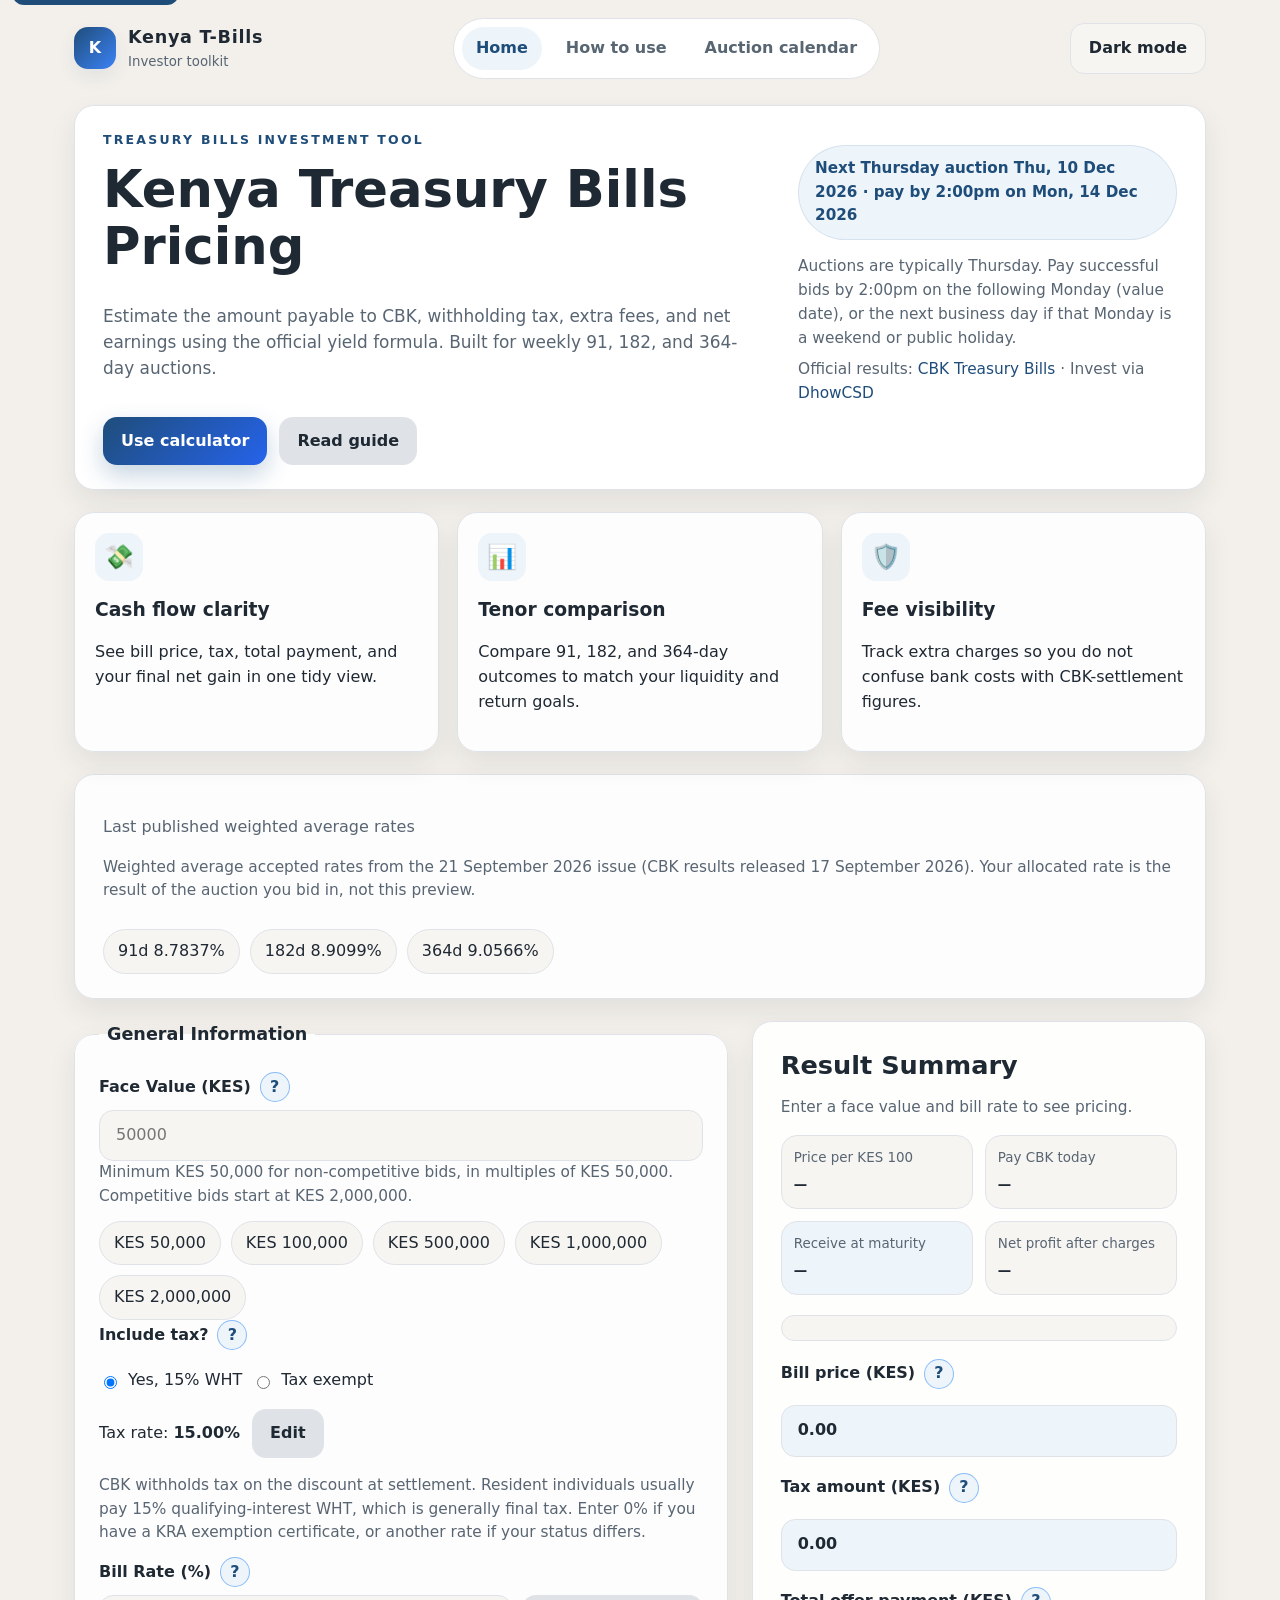
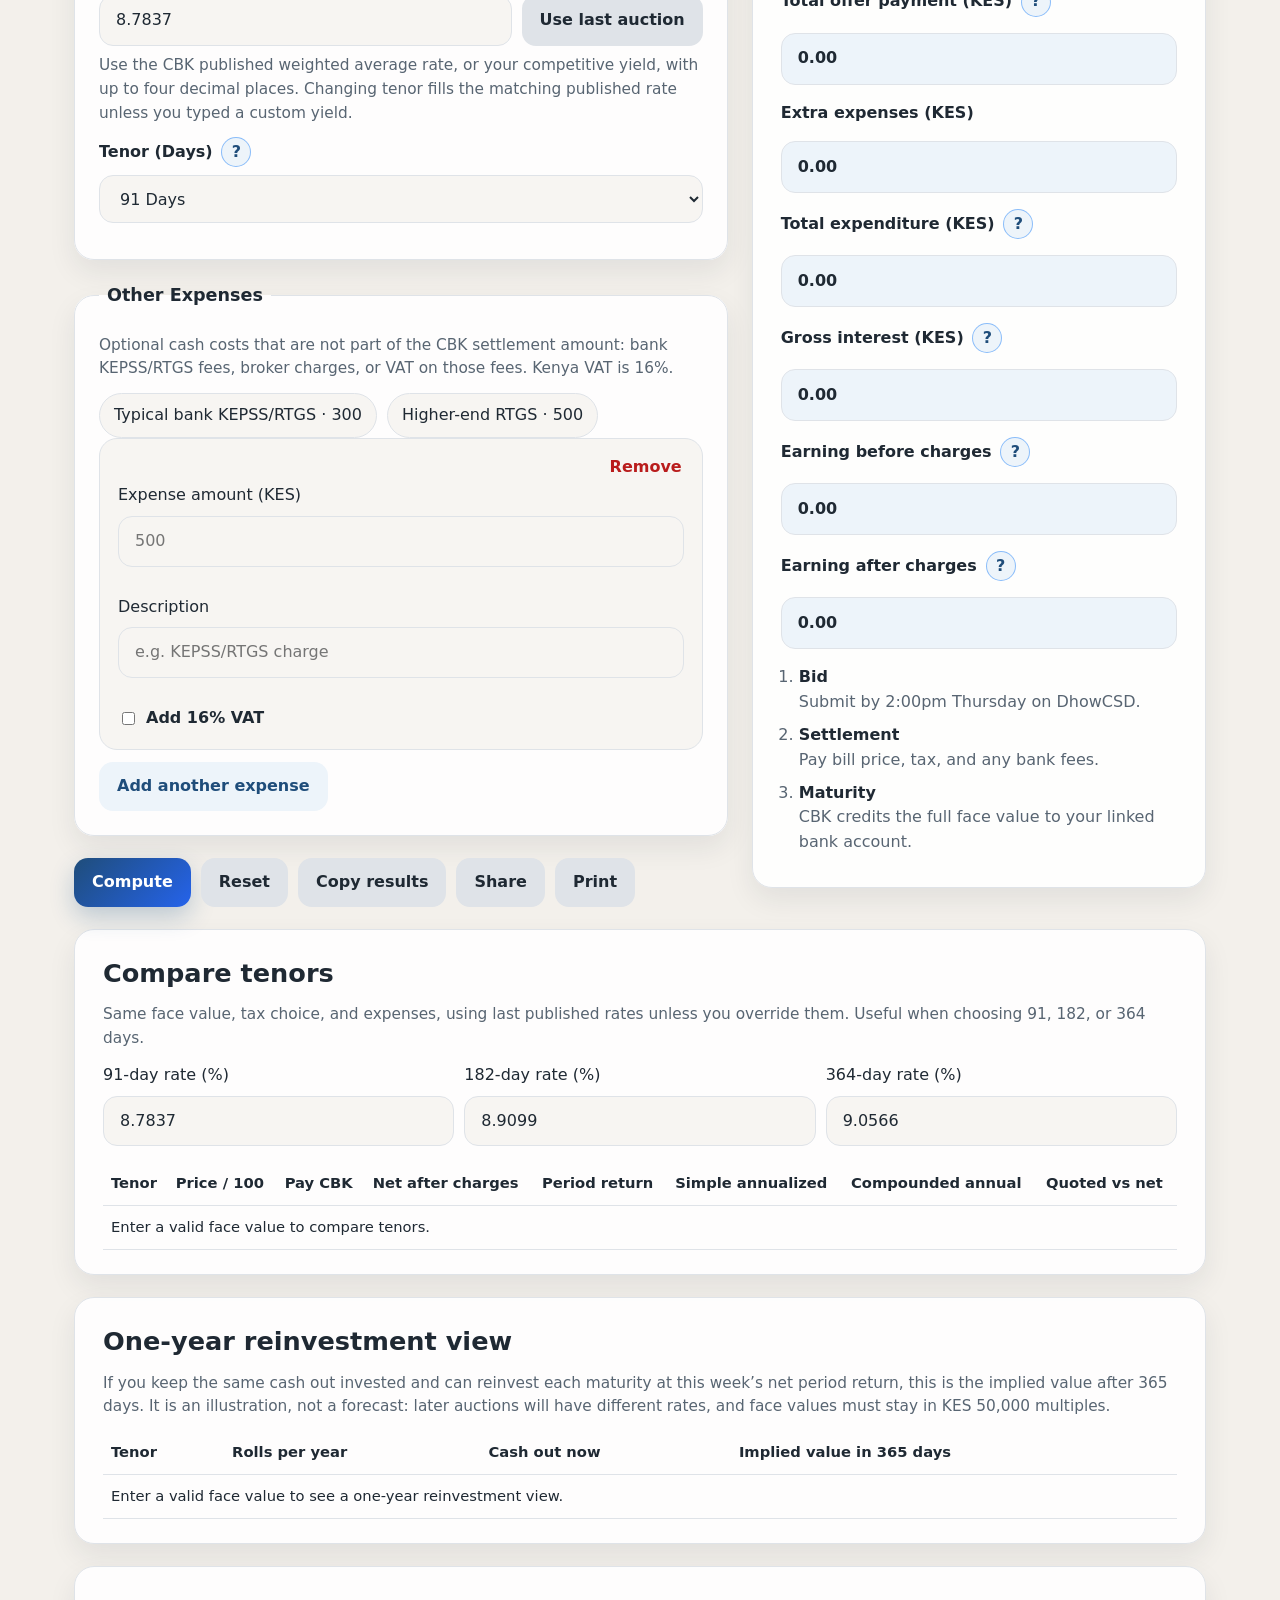
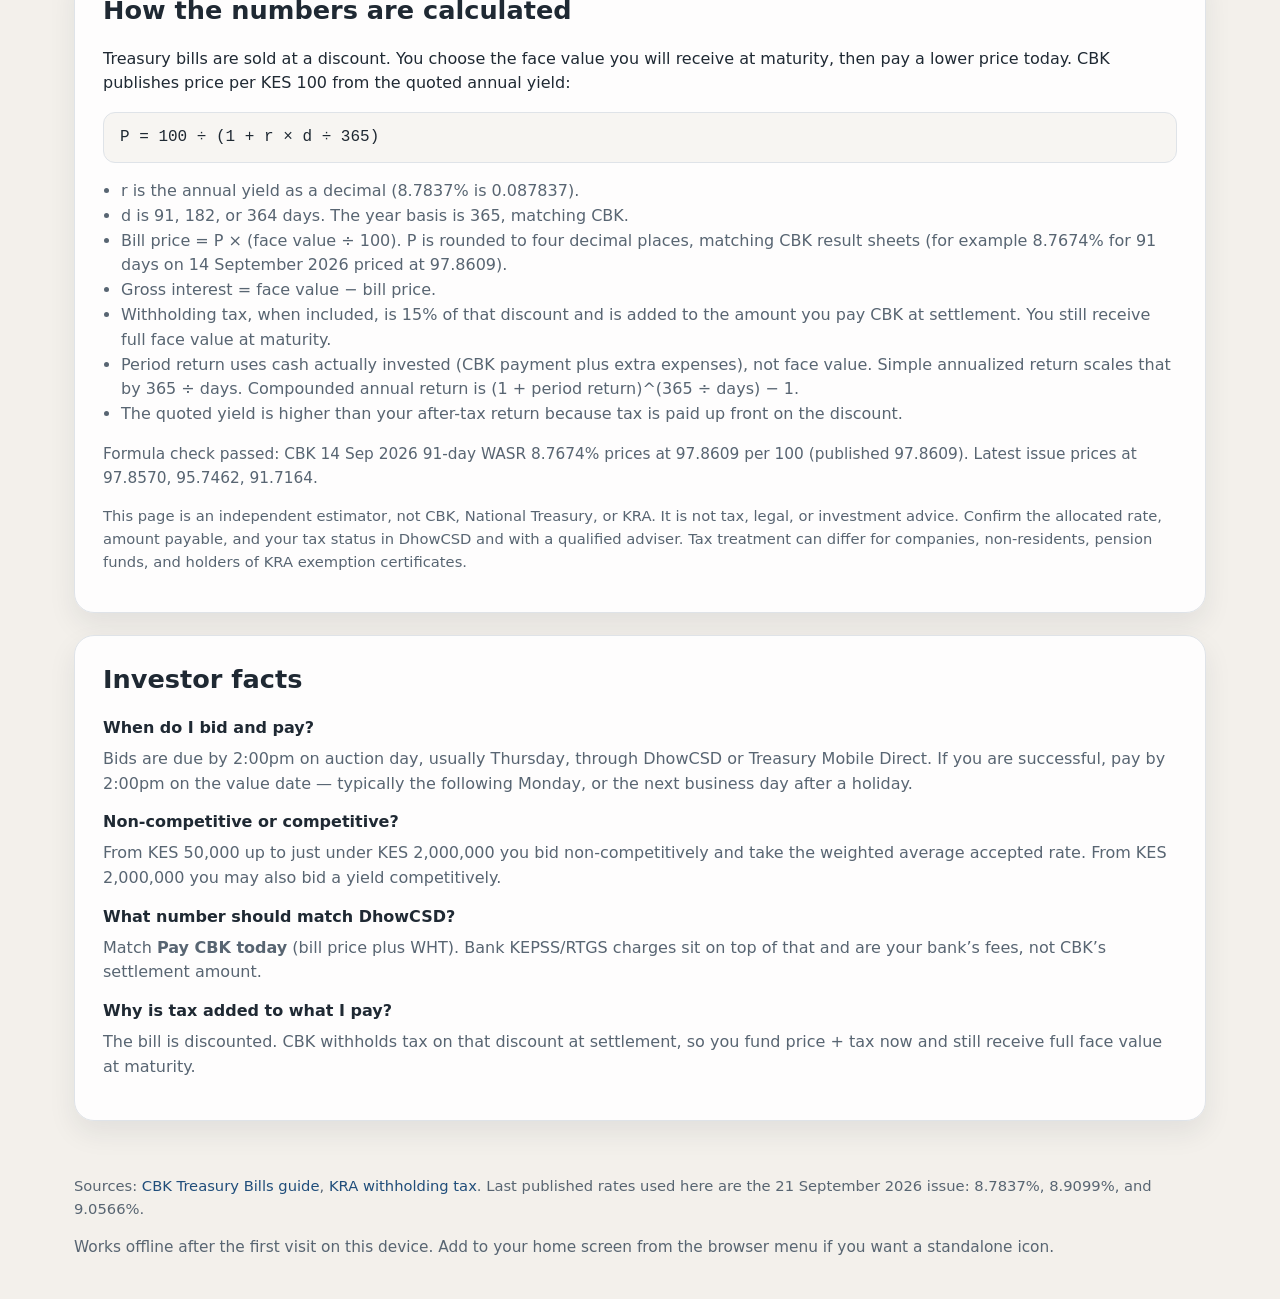
<file: index.html>
<!DOCTYPE html>
<html lang="en">
<head>
  <meta charset="UTF-8" />
  <meta name="viewport" content="width=device-width, initial-scale=1.0, viewport-fit=cover" />
  <title>Kenya Treasury Bills Pricing Calculator</title>
  <meta name="description" content="Calculate Kenya Treasury Bills price, 15% withholding tax, fees, and net yield for 91, 182, and 364 day bills using the CBK formula. Mobile-friendly investor tool." />
  <meta name="theme-color" content="#0f4c81" />
  <meta name="apple-mobile-web-app-capable" content="yes" />
  <meta name="apple-mobile-web-app-title" content="T-Bills KE" />
  <meta property="og:title" content="Kenya Treasury Bills Pricing Calculator" />
  <meta property="og:description" content="Estimate CBK T-bill payment, tax, expenses, and net earnings for 91, 182, and 364 day tenors." />
  <meta property="og:type" content="website" />
  <meta name="twitter:card" content="summary" />
  <link rel="icon" href="favicon.svg" type="image/svg+xml" />
  <link rel="apple-touch-icon" href="favicon.svg" />
  <link rel="manifest" href="site.webmanifest" />
  <link rel="stylesheet" href="style.css" />
</head>
<body>
  <a class="skip-link" href="#tbillForm">Skip to calculator</a>

  <header class="top-bar">
    <div class="brand-wrap">
      <div class="brand-mark">K</div>
      <div>
        <p class="brand">Kenya T-Bills</p>
        <small>Investor toolkit</small>
      </div>
    </div>

    <nav class="main-nav" aria-label="Main navigation">
      <a href="index.html" class="active">Home</a>
      <a href="guide.html">How to use</a>
      <a href="calendar.html">Auction calendar</a>
    </nav>

    <button type="button" id="themeToggle" class="theme-toggle" aria-label="Switch to dark theme">Dark</button>
  </header>

  <main class="page-shell">
    <section class="hero">
      <div class="hero-copy">
        <p class="eyebrow">Treasury Bills Investment Tool</p>
        <h1>Kenya Treasury Bills Pricing</h1>
        <p class="intro">Estimate the amount payable to CBK, withholding tax, extra fees, and net earnings using the official yield formula. Built for weekly 91, 182, and 364-day auctions.</p>
        <div class="hero-actions">
          <a href="#tbillForm" class="primary button-link">Use calculator</a>
          <a href="guide.html" class="secondary button-link light-link">Read guide</a>
        </div>
      </div>

      <div class="hero-aside">
        <p class="badge" id="auctionBadge">Loading auction dates…</p>
        <p class="hint compact">Auctions are typically Thursday. Pay successful bids by 2:00pm on the following Monday (value date), or the next business day if that Monday is a weekend or public holiday.</p>
        <p class="hint compact">Official results: <a href="https://www.centralbank.go.ke/bills-bonds/treasury-bills/" rel="noopener noreferrer" target="_blank">CBK Treasury Bills</a> · Invest via <a href="https://dhowcsd.centralbank.go.ke/" rel="noopener noreferrer" target="_blank">DhowCSD</a></p>
      </div>
    </section>

    <section class="feature-grid" aria-label="Key features">
      <article class="feature-card">
        <span class="feature-icon">💸</span>
        <h3>Cash flow clarity</h3>
        <p>See bill price, tax, total payment, and your final net gain in one tidy view.</p>
      </article>
      <article class="feature-card">
        <span class="feature-icon">📊</span>
        <h3>Tenor comparison</h3>
        <p>Compare 91, 182, and 364-day outcomes to match your liquidity and return goals.</p>
      </article>
      <article class="feature-card">
        <span class="feature-icon">🛡️</span>
        <h3>Fee visibility</h3>
        <p>Track extra charges so you do not confuse bank costs with CBK-settlement figures.</p>
      </article>
    </section>

    <section class="rate-strip" aria-label="Latest published average rates">
      <div>
        <p class="strip-label">Last published weighted average rates</p>
        <p class="hint compact" id="rateAsOf">Use as a starting point. Your allocated rate is the auction result, not this preview.</p>
      </div>
      <div class="rate-chips" id="rateChips"></div>
    </section>

    <div class="workspace">
      <form id="tbillForm" class="calculator" novalidate>
        <fieldset>
          <legend>General Information</legend>

          <label class="field-label" for="faceValue">
            Face Value (KES)
            <button type="button" class="info-button" data-info="faceValue" aria-label="About face value">?</button>
          </label>
          <input id="faceValue" name="faceValue" type="number" min="50000" step="50000" inputmode="numeric" placeholder="50000" required />
          <p class="hint">Minimum KES 50,000 for non-competitive bids, in multiples of KES 50,000. Competitive bids start at KES 2,000,000.</p>
          <div class="chip-row" id="faceChips"></div>
          <p class="field-error" id="faceValueError" hidden></p>

          <div class="radio-group">
            <span class="field-label" id="taxOptionLabel">
              Include tax?
              <button type="button" class="info-button" data-info="taxOption" aria-label="About tax">?</button>
            </span>
            <div class="choice-row" role="radiogroup" aria-labelledby="taxOptionLabel">
              <label><input type="radio" name="taxEnabled" value="yes" checked /> Yes, 15% WHT</label>
              <label><input type="radio" name="taxEnabled" value="no" /> Tax exempt</label>
            </div>
          </div>

          <div id="taxRateRow" class="tax-row">
            <span class="tax-text">Tax rate: <strong id="taxRateDisplay">15.00%</strong></span>
            <button type="button" id="editTaxButton" class="secondary">Edit</button>
          </div>

          <div id="taxRateEdit" class="hidden">
            <label class="field-label" for="taxRate">Tax rate (%)</label>
            <input id="taxRate" type="number" min="0" max="100" step="0.01" value="15.00" />
            <button type="button" id="saveTaxButton" class="secondary">Save</button>
          </div>
          <p class="hint">CBK withholds tax on the discount at settlement. Resident individuals usually pay 15% qualifying-interest WHT, which is generally final tax. Enter 0% if you have a KRA exemption certificate, or another rate if your status differs.</p>

          <label class="field-label" for="interestRate">
            Bill Rate (%)
            <button type="button" class="info-button" data-info="interestRate" aria-label="About bill rate">?</button>
          </label>
          <div class="rate-row">
            <input id="interestRate" name="interestRate" type="number" min="0" max="100" step="0.0001" placeholder="e.g. 8.7837" required />
            <button type="button" id="usePublishedRate" class="secondary">Use last auction</button>
          </div>
          <p class="hint">Use the CBK published weighted average rate, or your competitive yield, with up to four decimal places. Changing tenor fills the matching published rate unless you typed a custom yield.</p>
          <p class="field-error" id="interestRateError" hidden></p>

          <label class="field-label" for="days">
            Tenor (Days)
            <button type="button" class="info-button" data-info="days" aria-label="About tenor">?</button>
          </label>
          <select id="days" name="days">
            <option value="91">91 Days</option>
            <option value="182">182 Days</option>
            <option value="364">364 Days</option>
          </select>
          <p class="hint" id="dateHint"></p>
        </fieldset>

        <fieldset>
          <legend>Other Expenses</legend>
          <p class="hint">Optional cash costs that are not part of the CBK settlement amount: bank KEPSS/RTGS fees, broker charges, or VAT on those fees. Kenya VAT is 16%.</p>
          <div class="chip-row" id="expensePresets"></div>
          <div id="expensesList"></div>
          <button type="button" id="addExpenseButton" class="button-add">Add another expense</button>
        </fieldset>

        <p class="form-status" id="formError" role="alert" hidden></p>

        <div class="actions">
          <button type="submit" id="computeButton" class="primary">Compute</button>
          <button type="button" id="resetButton" class="secondary">Reset</button>
          <button type="button" id="copyButton" class="secondary">Copy results</button>
          <button type="button" id="shareButton" class="secondary">Share</button>
          <button type="button" id="printButton" class="secondary">Print</button>
        </div>
      </form>

      <aside class="results-panel" aria-live="polite">
        <h2>Result Summary</h2>
        <p class="hint compact" id="resultsStatus">Enter a face value and bill rate to see pricing.</p>

        <div class="metric-grid">
          <article class="metric">
            <p>Price per KES 100</p>
            <p class="metric-value" id="pricePer100">—</p>
          </article>
          <article class="metric">
            <p>Pay CBK today</p>
            <p class="metric-value" id="totalPayment">—</p>
          </article>
          <article class="metric accent">
            <p>Receive at maturity</p>
            <p class="metric-value" id="maturityValue">—</p>
          </article>
          <article class="metric">
            <p>Net profit after charges</p>
            <p class="metric-value" id="netProfit">—</p>
          </article>
        </div>

        <div id="cashBreakdown" class="cash-breakdown"></div>
        <div id="yieldInsight" class="yield-insight"></div>

        <div class="output-row">
          <label class="field-label">Bill price (KES) <button type="button" class="info-button" data-info="price" aria-label="About price">?</button></label>
          <output id="price" class="output-field">0.00</output>
        </div>
        <div class="output-row">
          <label class="field-label">Tax amount (KES) <button type="button" class="info-button" data-info="taxAmount" aria-label="About tax amount">?</button></label>
          <output id="taxAmount" class="output-field">0.00</output>
        </div>
        <div class="output-row">
          <label class="field-label">Total offer payment (KES) <button type="button" class="info-button" data-info="totalPayment" aria-label="About total payment">?</button></label>
          <output id="totalPaymentDetail" class="output-field">0.00</output>
        </div>
        <div class="output-row">
          <label class="field-label">Extra expenses (KES)</label>
          <output id="expensesTotal" class="output-field">0.00</output>
        </div>
        <div class="output-row">
          <label class="field-label">Total expenditure (KES) <button type="button" class="info-button" data-info="totalExpenditure" aria-label="About total expenditure">?</button></label>
          <output id="totalExpenditure" class="output-field">0.00</output>
        </div>
        <div class="output-row">
          <label class="field-label">Gross interest (KES) <button type="button" class="info-button" data-info="netInterest" aria-label="About interest">?</button></label>
          <output id="netInterest" class="output-field">0.00</output>
        </div>
        <div class="output-row">
          <label class="field-label">Earning before charges <button type="button" class="info-button" data-info="earningBefore" aria-label="About earning before charges">?</button></label>
          <output id="earningBefore" class="output-field">0.00</output>
        </div>
        <div class="output-row">
          <label class="field-label">Earning after charges <button type="button" class="info-button" data-info="earningAfter" aria-label="About earning after charges">?</button></label>
          <output id="earningAfter" class="output-field">0.00</output>
        </div>

        <ol class="timeline" id="timeline">
          <li><strong>Bid</strong><span>Submit by 2:00pm Thursday on DhowCSD.</span></li>
          <li><strong>Settlement</strong><span>Pay bill price, tax, and any bank fees.</span></li>
          <li><strong>Maturity</strong><span>CBK credits the full face value to your linked bank account.</span></li>
        </ol>
      </aside>
    </div>

    <section class="panel" aria-labelledby="compareHeading">
      <h2 id="compareHeading">Compare tenors</h2>
      <p class="hint">Same face value, tax choice, and expenses, using last published rates unless you override them. Useful when choosing 91, 182, or 364 days.</p>
      <div class="compare-rates">
        <label>91-day rate (%) <input id="compare91" type="number" min="0" step="0.0001" /></label>
        <label>182-day rate (%) <input id="compare182" type="number" min="0" step="0.0001" /></label>
        <label>364-day rate (%) <input id="compare364" type="number" min="0" step="0.0001" /></label>
      </div>
      <div class="table-wrap">
        <table class="compare-table">
          <thead>
            <tr>
              <th>Tenor</th>
              <th>Price / 100</th>
              <th>Pay CBK</th>
              <th>Net after charges</th>
              <th>Period return</th>
              <th>Simple annualized</th>
              <th>Compounded annual</th>
              <th>Quoted vs net</th>
            </tr>
          </thead>
          <tbody id="compareBody"></tbody>
        </table>
      </div>
    </section>

    <section class="panel" aria-labelledby="yearHeading">
      <h2 id="yearHeading">One-year reinvestment view</h2>
      <p class="hint">If you keep the same cash out invested and can reinvest each maturity at this week’s net period return, this is the implied value after 365 days. It is an illustration, not a forecast: later auctions will have different rates, and face values must stay in KES 50,000 multiples.</p>
      <div class="table-wrap">
        <table class="compare-table">
          <thead>
            <tr>
              <th>Tenor</th>
              <th>Rolls per year</th>
              <th>Cash out now</th>
              <th>Implied value in 365 days</th>
            </tr>
          </thead>
          <tbody id="yearValueBody"></tbody>
        </table>
      </div>
    </section>

    <section class="panel" aria-labelledby="methodHeading">
      <h2 id="methodHeading">How the numbers are calculated</h2>
      <p>Treasury bills are sold at a discount. You choose the face value you will receive at maturity, then pay a lower price today. CBK publishes price per KES 100 from the quoted annual yield:</p>
      <p class="formula">P = 100 ÷ (1 + r × d ÷ 365)</p>
      <ul class="facts">
        <li>r is the annual yield as a decimal (8.7837% is 0.087837).</li>
        <li>d is 91, 182, or 364 days. The year basis is 365, matching CBK.</li>
        <li>Bill price = P × (face value ÷ 100). P is rounded to four decimal places, matching CBK result sheets (for example 8.7674% for 91 days on 14 September 2026 priced at 97.8609).</li>
        <li>Gross interest = face value − bill price.</li>
        <li>Withholding tax, when included, is 15% of that discount and is added to the amount you pay CBK at settlement. You still receive full face value at maturity.</li>
        <li>Period return uses cash actually invested (CBK payment plus extra expenses), not face value. Simple annualized return scales that by 365 ÷ days. Compounded annual return is (1 + period return)^(365 ÷ days) − 1.</li>
        <li>The quoted yield is higher than your after-tax return because tax is paid up front on the discount.</li>
      </ul>
      <p class="hint compact" id="formulaCheck"></p>
      <p class="disclaimer">This page is an independent estimator, not CBK, National Treasury, or KRA. It is not tax, legal, or investment advice. Confirm the allocated rate, amount payable, and your tax status in DhowCSD and with a qualified adviser. Tax treatment can differ for companies, non-residents, pension funds, and holders of KRA exemption certificates.</p>
    </section>

    <section class="panel" aria-labelledby="faqHeading">
      <h2 id="faqHeading">Investor facts</h2>
      <dl class="faq">
        <dt>When do I bid and pay?</dt>
        <dd>Bids are due by 2:00pm on auction day, usually Thursday, through DhowCSD or Treasury Mobile Direct. If you are successful, pay by 2:00pm on the value date — typically the following Monday, or the next business day after a holiday.</dd>
        <dt>Non-competitive or competitive?</dt>
        <dd>From KES 50,000 up to just under KES 2,000,000 you bid non-competitively and take the weighted average accepted rate. From KES 2,000,000 you may also bid a yield competitively.</dd>
        <dt>What number should match DhowCSD?</dt>
        <dd>Match <strong>Pay CBK today</strong> (bill price plus WHT). Bank KEPSS/RTGS charges sit on top of that and are your bank’s fees, not CBK’s settlement amount.</dd>
        <dt>Why is tax added to what I pay?</dt>
        <dd>The bill is discounted. CBK withholds tax on that discount at settlement, so you fund price + tax now and still receive full face value at maturity.</dd>
      </dl>
    </section>
  </main>

  <footer class="site-footer">
    <p>Sources: <a href="https://www.centralbank.go.ke/securities/treasury-bills/" rel="noopener noreferrer" target="_blank">CBK Treasury Bills guide</a>, <a href="https://www.kra.go.ke/helping-tax-payers/faqs/withholding-income-tax" rel="noopener noreferrer" target="_blank">KRA withholding tax</a>. Last published rates used here are the 21 September 2026 issue: 8.7837%, 8.9099%, and 9.0566%.</p>
    <p class="hint compact">Works offline after the first visit on this device. Add to your home screen from the browser menu if you want a standalone icon.</p>
  </footer>

  <div id="popover" class="popover hidden" role="tooltip" aria-hidden="true"></div>
  <noscript><p class="noscript">Enable JavaScript to use the calculator.</p></noscript>
  <script src="script.js"></script>
</body>
</html>
</file>
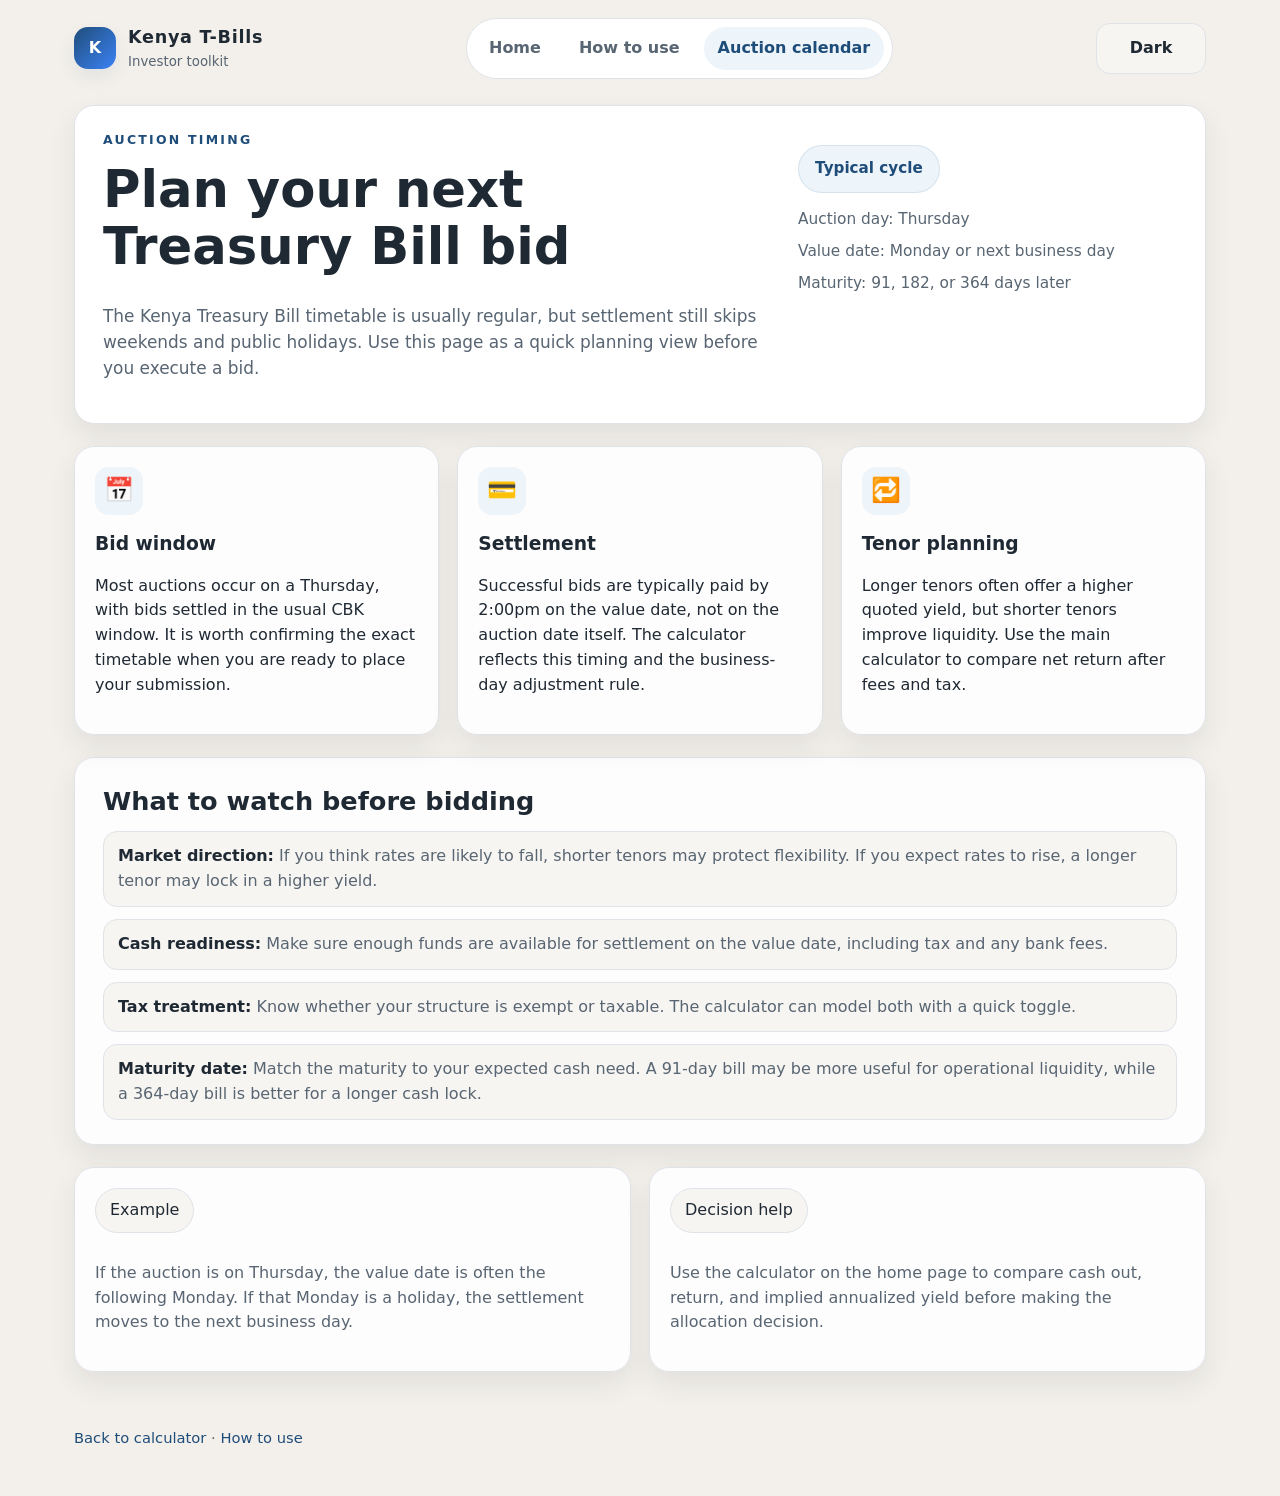
<file: calendar.html>
<!DOCTYPE html>
<html lang="en">
<head>
  <meta charset="UTF-8" />
  <meta name="viewport" content="width=device-width, initial-scale=1.0, viewport-fit=cover" />
  <title>Kenya T-Bills Auction Calendar</title>
  <meta name="description" content="Plan Kenya Treasury Bill auction dates, settlement timing, and value-date windows for 91, 182, and 364 day bills." />
  <meta name="theme-color" content="#0f4c81" />
  <link rel="icon" href="favicon.svg" type="image/svg+xml" />
  <link rel="stylesheet" href="style.css" />
</head>
<body>
  <header class="top-bar">
    <div class="brand-wrap">
      <div class="brand-mark">K</div>
      <div>
        <p class="brand">Kenya T-Bills</p>
        <small>Investor toolkit</small>
      </div>
    </div>

    <nav class="main-nav" aria-label="Main navigation">
      <a href="index.html">Home</a>
      <a href="guide.html">How to use</a>
      <a href="calendar.html" class="active">Auction calendar</a>
    </nav>

    <button type="button" id="themeToggle" class="theme-toggle" aria-label="Switch to dark theme">Dark</button>
  </header>

  <main class="page-shell">
    <section class="hero">
      <div class="hero-copy">
        <p class="eyebrow">Auction timing</p>
        <h1>Plan your next Treasury Bill bid</h1>
        <p class="intro">The Kenya Treasury Bill timetable is usually regular, but settlement still skips weekends and public holidays. Use this page as a quick planning view before you execute a bid.</p>
      </div>
      <div class="hero-aside">
        <p class="badge">Typical cycle</p>
        <p class="hint compact">Auction day: Thursday</p>
        <p class="hint compact">Value date: Monday or next business day</p>
        <p class="hint compact">Maturity: 91, 182, or 364 days later</p>
      </div>
    </section>

    <section class="feature-grid">
      <article class="feature-card">
        <span class="feature-icon">📅</span>
        <h3>Bid window</h3>
        <p>Most auctions occur on a Thursday, with bids settled in the usual CBK window. It is worth confirming the exact timetable when you are ready to place your submission.</p>
      </article>
      <article class="feature-card">
        <span class="feature-icon">💳</span>
        <h3>Settlement</h3>
        <p>Successful bids are typically paid by 2:00pm on the value date, not on the auction date itself. The calculator reflects this timing and the business-day adjustment rule.</p>
      </article>
      <article class="feature-card">
        <span class="feature-icon">🔁</span>
        <h3>Tenor planning</h3>
        <p>Longer tenors often offer a higher quoted yield, but shorter tenors improve liquidity. Use the main calculator to compare net return after fees and tax.</p>
      </article>
    </section>

    <section class="panel">
      <h2>What to watch before bidding</h2>
      <ul class="guide-list">
        <li><strong>Market direction:</strong> If you think rates are likely to fall, shorter tenors may protect flexibility. If you expect rates to rise, a longer tenor may lock in a higher yield.</li>
        <li><strong>Cash readiness:</strong> Make sure enough funds are available for settlement on the value date, including tax and any bank fees.</li>
        <li><strong>Tax treatment:</strong> Know whether your structure is exempt or taxable. The calculator can model both with a quick toggle.</li>
        <li><strong>Maturity date:</strong> Match the maturity to your expected cash need. A 91-day bill may be more useful for operational liquidity, while a 364-day bill is better for a longer cash lock.</li>
      </ul>
    </section>

    <section class="inline-panels">
      <article class="info-box">
        <span class="tag">Example</span>
        <p>If the auction is on Thursday, the value date is often the following Monday. If that Monday is a holiday, the settlement moves to the next business day.</p>
      </article>
      <article class="info-box">
        <span class="tag">Decision help</span>
        <p>Use the calculator on the home page to compare cash out, return, and implied annualized yield before making the allocation decision.</p>
      </article>
    </section>
  </main>

  <footer class="site-footer">
    <p><a href="index.html">Back to calculator</a> · <a href="guide.html">How to use</a></p>
  </footer>

  <script src="script.js"></script>
</body>
</html>
</file>
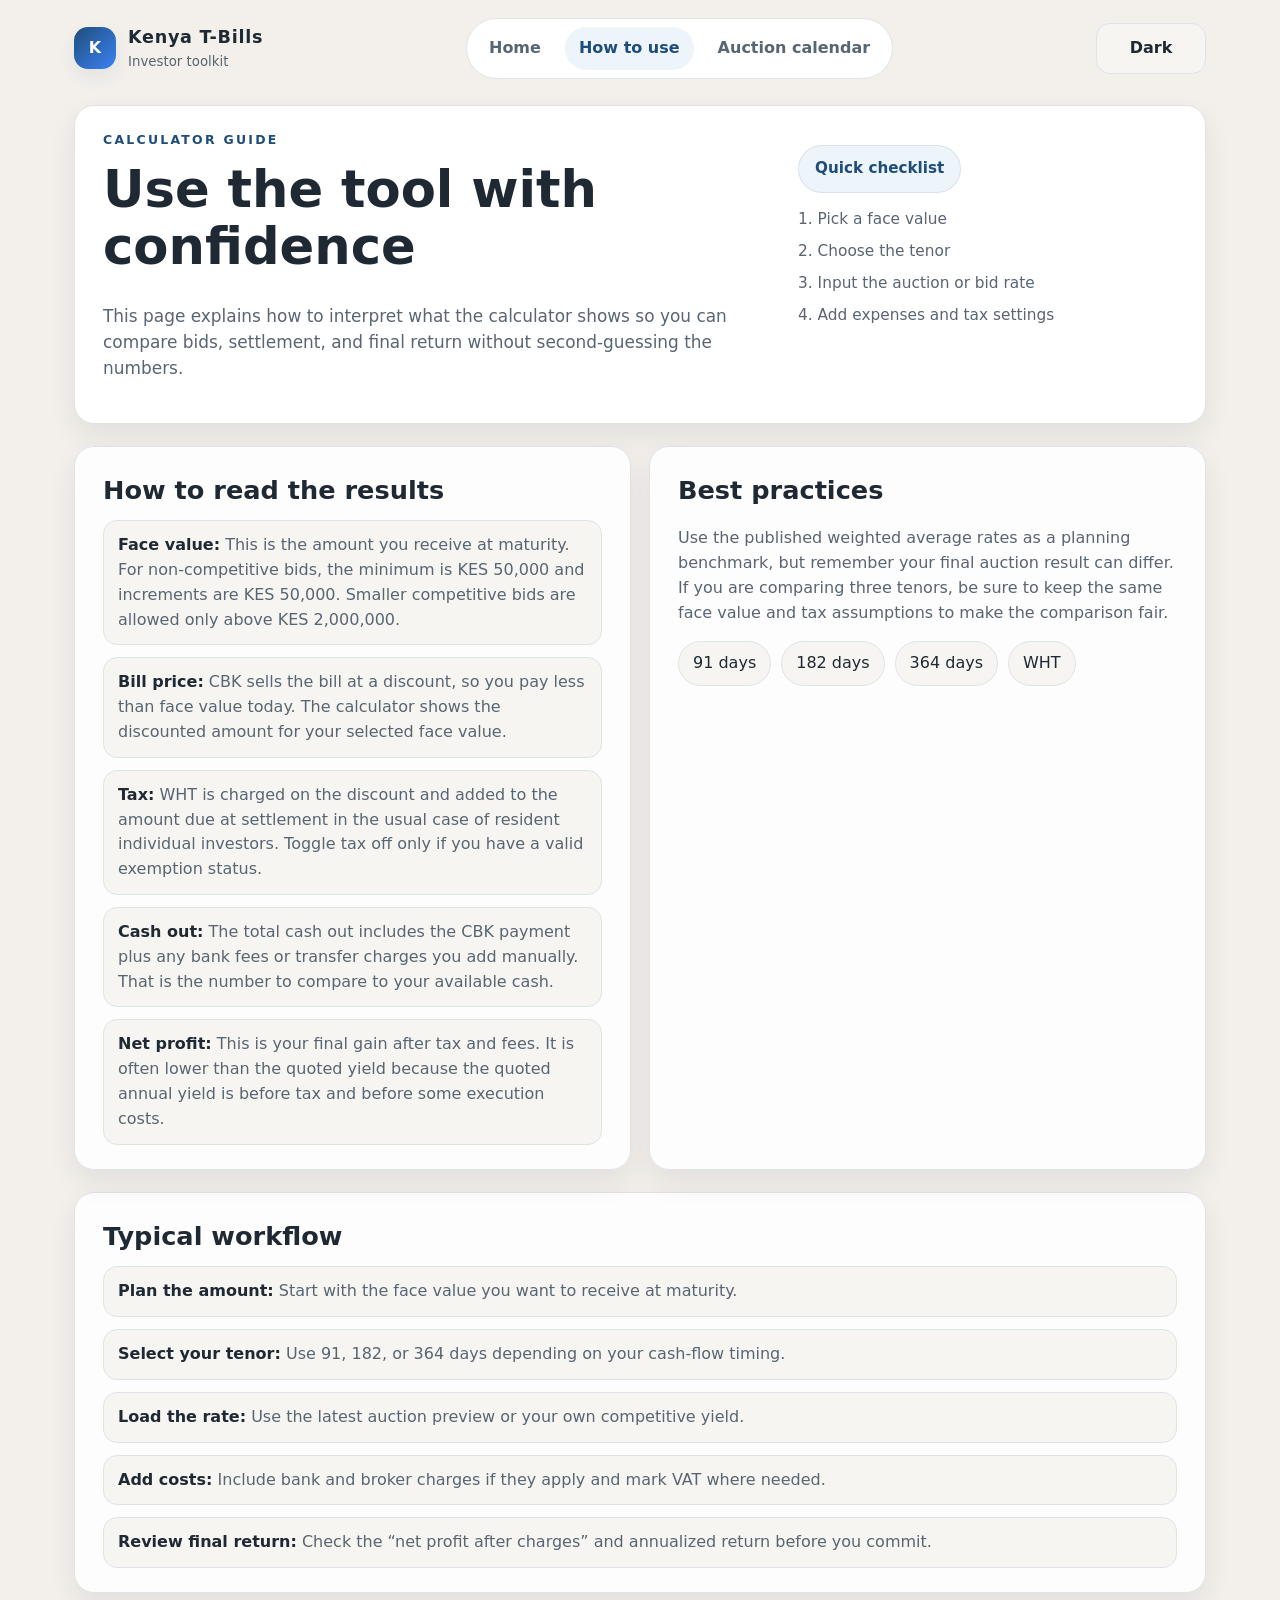
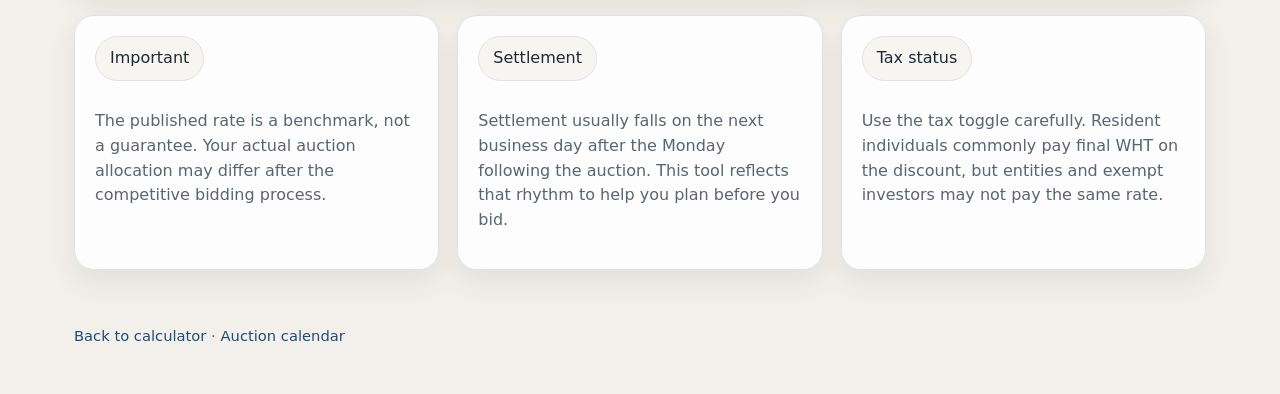
<file: guide.html>
<!DOCTYPE html>
<html lang="en">
<head>
  <meta charset="UTF-8" />
  <meta name="viewport" content="width=device-width, initial-scale=1.0, viewport-fit=cover" />
  <title>How to use the Kenya T-Bills Calculator</title>
  <meta name="description" content="Guide to using the Kenya Treasury Bills calculator, understanding rates, taxes, settlement, and maturity." />
  <meta name="theme-color" content="#0f4c81" />
  <link rel="icon" href="favicon.svg" type="image/svg+xml" />
  <link rel="stylesheet" href="style.css" />
</head>
<body>
  <header class="top-bar">
    <div class="brand-wrap">
      <div class="brand-mark">K</div>
      <div>
        <p class="brand">Kenya T-Bills</p>
        <small>Investor toolkit</small>
      </div>
    </div>

    <nav class="main-nav" aria-label="Main navigation">
      <a href="index.html">Home</a>
      <a href="guide.html" class="active">How to use</a>
      <a href="calendar.html">Auction calendar</a>
    </nav>

    <button type="button" id="themeToggle" class="theme-toggle" aria-label="Switch to dark theme">Dark</button>
  </header>

  <main class="page-shell">
    <section class="hero">
      <div class="hero-copy">
        <p class="eyebrow">Calculator guide</p>
        <h1>Use the tool with confidence</h1>
        <p class="intro">This page explains how to interpret what the calculator shows so you can compare bids, settlement, and final return without second-guessing the numbers.</p>
      </div>
      <div class="hero-aside">
        <p class="badge">Quick checklist</p>
        <p class="hint compact">1. Pick a face value</p>
        <p class="hint compact">2. Choose the tenor</p>
        <p class="hint compact">3. Input the auction or bid rate</p>
        <p class="hint compact">4. Add expenses and tax settings</p>
      </div>
    </section>

    <div class="content-grid">
      <section class="panel">
        <h2>How to read the results</h2>
        <ul class="guide-list">
          <li><strong>Face value:</strong> This is the amount you receive at maturity. For non-competitive bids, the minimum is KES 50,000 and increments are KES 50,000. Smaller competitive bids are allowed only above KES 2,000,000.</li>
          <li><strong>Bill price:</strong> CBK sells the bill at a discount, so you pay less than face value today. The calculator shows the discounted amount for your selected face value.</li>
          <li><strong>Tax:</strong> WHT is charged on the discount and added to the amount due at settlement in the usual case of resident individual investors. Toggle tax off only if you have a valid exemption status.</li>
          <li><strong>Cash out:</strong> The total cash out includes the CBK payment plus any bank fees or transfer charges you add manually. That is the number to compare to your available cash.</li>
          <li><strong>Net profit:</strong> This is your final gain after tax and fees. It is often lower than the quoted yield because the quoted annual yield is before tax and before some execution costs.</li>
        </ul>
      </section>

      <aside class="panel">
        <h2>Best practices</h2>
        <p class="page-copy">Use the published weighted average rates as a planning benchmark, but remember your final auction result can differ. If you are comparing three tenors, be sure to keep the same face value and tax assumptions to make the comparison fair.</p>
        <div class="inline-tags">
          <span class="tag">91 days</span>
          <span class="tag">182 days</span>
          <span class="tag">364 days</span>
          <span class="tag">WHT</span>
        </div>
      </aside>
    </div>

    <section class="panel">
      <h2>Typical workflow</h2>
      <ol class="guide-list">
        <li><strong>Plan the amount:</strong> Start with the face value you want to receive at maturity.</li>
        <li><strong>Select your tenor:</strong> Use 91, 182, or 364 days depending on your cash-flow timing.</li>
        <li><strong>Load the rate:</strong> Use the latest auction preview or your own competitive yield.</li>
        <li><strong>Add costs:</strong> Include bank and broker charges if they apply and mark VAT where needed.</li>
        <li><strong>Review final return:</strong> Check the “net profit after charges” and annualized return before you commit.</li>
      </ol>
    </section>

    <section class="inline-panels">
      <article class="info-box">
        <span class="tag">Important</span>
        <p>The published rate is a benchmark, not a guarantee. Your actual auction allocation may differ after the competitive bidding process.</p>
      </article>
      <article class="info-box">
        <span class="tag">Settlement</span>
        <p>Settlement usually falls on the next business day after the Monday following the auction. This tool reflects that rhythm to help you plan before you bid.</p>
      </article>
      <article class="info-box">
        <span class="tag">Tax status</span>
        <p>Use the tax toggle carefully. Resident individuals commonly pay final WHT on the discount, but entities and exempt investors may not pay the same rate.</p>
      </article>
    </section>
  </main>

  <footer class="site-footer">
    <p><a href="index.html">Back to calculator</a> · <a href="calendar.html">Auction calendar</a></p>
  </footer>

  <script src="script.js"></script>
</body>
</html>
</file>
<file: style.css>
:root {
  color-scheme: light;
  --bg: #f3f0eb;
  --bg-strong: #e7e0d7;
  --ink: #1f2933;
  --muted: #586572;
  --card: rgba(255, 255, 255, 0.9);
  --card-solid: #ffffff;
  --line: #dfe3e8;
  --soft: #f7f5f2;
  --accent: #1f4d7a;
  --accent-strong: #153a5a;
  --accent-soft: #edf4fa;
  --accent-glow: rgba(31, 77, 122, 0.12);
  --success: #0f766e;
  --warning: #b45309;
  --danger: #b91c1c;
  --shadow: 0 12px 28px rgba(31, 41, 51, 0.08);
  --shadow-soft: 0 8px 18px rgba(31, 77, 122, 0.08);
  --radius: 20px;
  --radius-sm: 14px;
  --max-width: 1180px;
  font-family: Inter, "Segoe UI", system-ui, -apple-system, BlinkMacSystemFont, sans-serif;
  font-size: 16px;
  line-height: 1.55;
  color: var(--ink);
  background: var(--bg);
}

html[data-theme="dark"] {
  color-scheme: dark;
  --bg: #101827;
  --bg-strong: #182334;
  --ink: #edf2f7;
  --muted: #a9b7c7;
  --card: rgba(17, 24, 39, 0.9);
  --card-solid: #171f2d;
  --line: #2a3747;
  --soft: #141d2a;
  --accent: #9bc9ff;
  --accent-strong: #dfeeff;
  --accent-soft: #1d2d42;
  --accent-glow: rgba(155, 201, 255, 0.16);
  --success: #66d8c4;
  --warning: #fbbf24;
  --danger: #fca5a5;
  --shadow: 0 12px 28px rgba(2, 6, 23, 0.3);
  --shadow-soft: 0 8px 18px rgba(2, 6, 23, 0.25);
  background: var(--bg);
}

* {
  box-sizing: border-box;
}

html {
  scroll-behavior: smooth;
}

body {
  margin: 0;
  min-height: 100vh;
  background: var(--bg);
  color: var(--ink);
}

a {
  color: var(--accent);
  text-decoration: none;
}

a:hover {
  text-decoration: underline;
}

img {
  max-width: 100%;
  display: block;
}

button,
input,
select {
  font: inherit;
}

button {
  transition: transform 160ms ease, box-shadow 160ms ease, border-color 160ms ease;
}

.skip-link {
  position: absolute;
  left: 12px;
  top: -40px;
  background: var(--accent);
  color: #fff;
  padding: 10px 14px;
  border-radius: 12px;
  z-index: 100;
}

.skip-link:focus {
  top: 12px;
}

.top-bar {
  max-width: var(--max-width);
  margin: 0 auto;
  padding: 18px 24px 0;
  display: flex;
  align-items: center;
  justify-content: space-between;
  gap: 18px;
}

.brand-wrap {
  display: flex;
  align-items: center;
  gap: 12px;
}

.brand-mark {
  width: 42px;
  height: 42px;
  border-radius: 14px;
  display: grid;
  place-items: center;
  font-weight: 800;
  background: linear-gradient(135deg, var(--accent) 0%, #3b82f6 100%);
  color: white;
  box-shadow: var(--shadow-soft);
}

.brand {
  margin: 0;
  font-size: 1.1rem;
  font-weight: 800;
  letter-spacing: 0.04em;
}

.brand-wrap small {
  color: var(--muted);
  display: block;
}

.main-nav {
  display: inline-flex;
  align-items: center;
  gap: 10px;
  padding: 8px;
  border-radius: 999px;
  background: var(--card-solid);
  border: 1px solid var(--line);
}

.main-nav a {
  padding: 9px 14px;
  border-radius: 999px;
  color: var(--muted);
  font-weight: 600;
  text-decoration: none;
}

.main-nav a.active,
.main-nav a:hover {
  background: var(--accent-soft);
  color: var(--accent);
}

.page-shell {
  max-width: var(--max-width);
  margin: 0 auto;
  padding: 26px 24px 18px;
}

.hero,
.panel,
.calculator fieldset,
.results-panel,
.rate-strip,
.feature-card,
.resource-card,
.info-box {
  border-radius: var(--radius);
  background: var(--card);
  border: 1px solid var(--line);
  box-shadow: var(--shadow);
}

.hero,
.rate-strip,
.panel,
.results-panel,
.feature-card,
.resource-card,
.info-box {
  padding: 24px 28px;
  margin-bottom: 22px;
}

.hero {
  display: grid;
  grid-template-columns: minmax(0, 1.4fr) minmax(0, 0.8fr);
  gap: 2rem;
  background: var(--card-solid);
}

.hero-copy {
  display: flex;
  flex-direction: column;
  justify-content: center;
}

.hero-actions {
  margin-top: 18px;
  display: flex;
  flex-wrap: wrap;
  gap: 12px;
}

.button-link {
  display: inline-flex;
  align-items: center;
  justify-content: center;
  min-height: 48px;
  padding: 0 20px;
  border-radius: 14px;
  font-weight: 700;
}

.light-link {
  background: rgba(255, 255, 255, 0.7);
  border: 1px solid var(--line);
  color: var(--ink);
}

.eyebrow {
  margin: 0 0 12px;
  font-size: 0.78rem;
  font-weight: 800;
  color: var(--accent);
  text-transform: uppercase;
  letter-spacing: 0.18em;
}

h1,
h2,
h3 {
  margin: 0 0 10px;
  color: var(--ink);
}

h1 {
  font-size: clamp(2.2rem, 4vw, 3.6rem);
  line-height: 1.12;
}

h2 {
  font-size: clamp(1.6rem, 2vw, 2.2rem);
}

.intro,
.hint,
.disclaimer,
.muted,
.strip-label,
.page-copy,
.guide-list,
.resource-card p,
.info-box p {
  color: var(--muted);
}

.intro {
  font-size: 1.06rem;
  max-width: 64ch;
}

.hint {
  margin: 0 0 12px;
  font-size: 0.96rem;
}

.hint.compact {
  margin-bottom: 8px;
}

.badge {
  display: inline-block;
  padding: 0.7rem 1rem;
  background: var(--accent-soft);
  border: 1px solid rgba(15, 76, 129, 0.1);
  border-radius: 999px;
  color: var(--accent);
  font-weight: 700;
  font-size: 0.95rem;
}

.rate-strip {
  display: grid;
  gap: 18px;
}

.rate-strip,
.feature-grid,
.resource-grid,
.content-grid,
.inline-panels {
  display: grid;
  gap: 18px;
}

.feature-grid,
.resource-grid,
.content-grid {
  grid-template-columns: repeat(auto-fit, minmax(220px, 1fr));
}

.feature-card {
  padding: 20px;
}

.feature-icon {
  display: inline-grid;
  place-items: center;
  width: 48px;
  height: 48px;
  border-radius: 14px;
  background: var(--accent-soft);
  font-size: 1.5rem;
  margin-bottom: 14px;
}

.rate-chips,
.chip-row,
.choice-row,
.compare-rates,
.actions,
.inline-tags {
  display: flex;
  flex-wrap: wrap;
  gap: 10px;
}

.rate-row {
  display: grid;
  grid-template-columns: minmax(0, 1fr) auto;
  gap: 10px;
  margin-bottom: 8px;
}

.rate-row input {
  margin: 0;
}

.breakdown-bar {
  display: flex;
  height: 14px;
  border-radius: 999px;
  overflow: hidden;
  background: var(--line);
  margin: 8px 0 12px;
}

.breakdown-seg.is-price,
.swatch.is-price {
  background: #0f4c81;
}

.breakdown-seg.is-tax,
.swatch.is-tax {
  background: #7c3aed;
}

.breakdown-seg.is-fees,
.swatch.is-fees {
  background: #0f766e;
}

html[data-theme="dark"] .breakdown-seg.is-price,
html[data-theme="dark"] .swatch.is-price {
  background: #84b9ff;
}

.breakdown-legend {
  list-style: none;
  padding: 0;
  margin: 0;
  display: grid;
  gap: 6px;
  color: var(--muted);
  font-size: 0.92rem;
}

.breakdown-legend li {
  display: flex;
  align-items: center;
  gap: 8px;
}

.swatch {
  width: 10px;
  height: 10px;
  border-radius: 999px;
  display: inline-block;
}

.yield-insight {
  margin: 0 0 18px;
  background: var(--soft);
  border: 1px solid var(--line);
  border-radius: 16px;
  padding: 12px 14px;
}

.yield-insight p {
  margin: 0 0 8px;
}

.yield-insight p:last-child {
  margin-bottom: 0;
}

.faq dt {
  font-weight: 700;
  margin-top: 14px;
}

.faq dd {
  margin: 6px 0 0;
  color: var(--muted);
}

.rate-chip,
.amount-chip,
.tag {
  border: 1px solid var(--line);
  background: var(--soft);
  color: var(--ink);
  border-radius: 999px;
  padding: 9px 14px;
  font-weight: 700;
  cursor: pointer;
  font: inherit;
}

.rate-chip:hover,
.amount-chip:hover,
.tag:hover,
.rate-chip:focus-visible,
.amount-chip:focus-visible,
.tag:focus-visible {
  border-color: var(--accent);
  color: var(--accent);
}

.workspace {
  display: grid;
  gap: 24px;
  margin-bottom: 22px;
}

@media (min-width: 960px) {
  .workspace {
    grid-template-columns: minmax(0, 1.18fr) minmax(360px, 0.82fr);
    align-items: start;
  }

  .results-panel {
    position: sticky;
    top: 16px;
    margin-bottom: 0;
  }
}

.calculator {
  display: grid;
  gap: 22px;
}

fieldset {
  border: 1px solid var(--line);
  border-radius: 20px;
  padding: 24px;
  background: var(--card-solid);
  margin: 0;
}

legend {
  font-size: 1.1rem;
  font-weight: 700;
  padding: 0 8px;
}

.field-label {
  display: flex;
  align-items: center;
  gap: 0.55rem;
  font-weight: 700;
  margin-bottom: 8px;
}

label,
.output-row {
  display: grid;
  gap: 8px;
  margin-bottom: 16px;
}

input[type="number"],
input[type="text"],
select,
output,
.output-field {
  width: 100%;
  min-height: 48px;
  padding: 12px 16px;
  border-radius: 14px;
  border: 1px solid var(--line);
  font-size: 1rem;
  background: var(--soft);
  color: var(--ink);
  transition: border-color 180ms ease, box-shadow 180ms ease, background 180ms ease;
}

input:focus,
select:focus,
output:focus-visible {
  border-color: var(--accent);
  box-shadow: 0 0 0 4px var(--accent-glow);
  outline: none;
  background: var(--card-solid);
}

output,
.output-field {
  background: var(--accent-soft);
  font-weight: 700;
  min-height: 52px;
  display: flex;
  align-items: center;
}

.radio-group {
  display: grid;
  gap: 10px;
  margin-bottom: 16px;
}

.choice-row label {
  display: inline-flex;
  align-items: center;
  gap: 0.5rem;
  margin: 0;
  font-weight: 500;
}

.tax-row,
#taxRateEdit {
  display: flex;
  align-items: center;
  gap: 12px;
  margin-bottom: 16px;
}

.button-add,
.primary,
.secondary,
.theme-toggle,
.remove-expense {
  border: none;
  border-radius: 14px;
  padding: 12px 18px;
  font-weight: 700;
  cursor: pointer;
}

.theme-toggle {
  background: var(--soft);
  color: var(--ink);
  min-width: 110px;
  border: 1px solid var(--line);
}

.button-add {
  width: fit-content;
  background: var(--accent-soft);
  color: var(--accent);
}

.primary {
  background: linear-gradient(135deg, var(--accent) 0%, #2563eb 100%);
  color: white;
  box-shadow: 0 10px 24px rgba(15, 76, 129, 0.24);
}

.secondary {
  background: var(--line);
  color: var(--ink);
}

.button-add:hover,
.primary:hover,
.secondary:hover,
.theme-toggle:hover {
  transform: translateY(-1px);
}

.info-button {
  appearance: none;
  border: 1px solid rgba(96, 165, 250, 0.7);
  width: 30px;
  height: 30px;
  border-radius: 50%;
  background: var(--accent-soft);
  color: var(--accent);
  font-weight: 900;
  cursor: pointer;
  display: inline-flex;
  align-items: center;
  justify-content: center;
}

.info-button:focus-visible,
.theme-toggle:focus-visible,
button:focus-visible,
a:focus-visible {
  outline: 3px solid rgba(96, 165, 250, 0.45);
  outline-offset: 2px;
}

.popover {
  position: fixed;
  max-width: 360px;
  padding: 18px 20px;
  border-radius: 18px;
  border: 1px solid var(--line);
  background: var(--card-solid);
  box-shadow: var(--shadow);
  z-index: 60;
  color: var(--ink);
  border-left: 4px solid var(--accent);
}

.hidden {
  display: none !important;
}

.expense-row {
  display: grid;
  gap: 12px;
  border: 1px solid var(--line);
  padding: 18px;
  padding-top: 44px;
  border-radius: 18px;
  position: relative;
  background: var(--soft);
  margin-bottom: 12px;
}

.expense-row .vat-toggle {
  display: flex;
  align-items: center;
  gap: 8px;
  margin: 0;
  font-weight: 600;
}

.remove-expense {
  position: absolute;
  top: 10px;
  right: 10px;
  background: transparent;
  color: var(--danger);
  padding: 6px 10px;
}

.metric-grid {
  display: grid;
  grid-template-columns: repeat(2, minmax(0, 1fr));
  gap: 12px;
  margin: 16px 0 20px;
}

.metric {
  background: var(--soft);
  border: 1px solid var(--line);
  border-radius: 16px;
  padding: 12px;
}

.metric p {
  margin: 0;
  font-size: 0.84rem;
  color: var(--muted);
}

.metric-value {
  font-size: 1.18rem;
  font-weight: 800;
  color: var(--ink) !important;
  margin-top: 6px !important;
}

.metric.accent {
  background: var(--accent-soft);
}

.timeline {
  margin: 8px 0 0;
  padding-left: 18px;
  color: var(--muted);
}

.timeline li {
  margin-bottom: 8px;
}

.timeline strong {
  color: var(--ink);
  display: block;
}

.formula {
  font-family: ui-monospace, SFMono-Regular, Menlo, Consolas, monospace;
  background: var(--soft);
  border: 1px solid var(--line);
  border-radius: 12px;
  padding: 12px 16px;
  overflow-x: auto;
}

.facts {
  padding-left: 18px;
  color: var(--muted);
}

.disclaimer,
.site-footer,
.noscript {
  font-size: 0.92rem;
  color: var(--muted);
}

.site-footer {
  max-width: var(--max-width);
  margin: 0 auto;
  padding: 0 24px 32px;
}

.field-error,
.form-status {
  color: var(--danger);
  font-weight: 600;
  margin: 0 0 12px;
}

.compare-table {
  width: 100%;
  border-collapse: collapse;
}

.compare-table th,
.compare-table td {
  text-align: left;
  padding: 10px 8px;
  border-bottom: 1px solid var(--line);
  font-size: 0.92rem;
}

.compare-table tr.is-selected {
  background: var(--accent-soft);
}

.table-wrap {
  overflow-x: auto;
}

.compare-rates label {
  min-width: 160px;
  flex: 1;
}

.page-copy {
  max-width: 64ch;
}

.resource-card {
  padding: 18px 20px;
}

.resource-card h3 {
  margin-bottom: 8px;
}

.inline-panels {
  grid-template-columns: repeat(auto-fit, minmax(240px, 1fr));
  margin-top: 18px;
}

.info-box {
  padding: 20px;
}

.info-box .tag {
  display: inline-flex;
  margin-bottom: 12px;
}

.guide-list {
  list-style: none;
  padding-left: 0;
  margin: 0;
  display: grid;
  gap: 12px;
}

.guide-list li {
  background: var(--soft);
  border: 1px solid var(--line);
  border-radius: 14px;
  padding: 12px 14px;
}

.guide-list strong {
  color: var(--ink);
}

@media (max-width: 860px) {
  .top-bar {
    flex-wrap: wrap;
    justify-content: center;
  }

  .hero {
    grid-template-columns: 1fr;
  }
}

@media (max-width: 680px) {
  .page-shell,
  .top-bar,
  .site-footer {
    padding-left: 16px;
    padding-right: 16px;
  }

  .main-nav {
    width: 100%;
    justify-content: center;
  }

  .actions,
  .metric-grid {
    flex-direction: column;
    grid-template-columns: 1fr;
  }

  .primary,
  .secondary,
  .rate-row,
  .hero-actions {
    width: 100%;
    grid-template-columns: 1fr;
  }

  .button-link,
  .primary,
  .secondary {
    width: 100%;
  }
}

@media print {
  .top-bar,
  .actions,
  .info-button,
  .theme-toggle,
  .button-add,
  .remove-expense,
  .skip-link,
  .main-nav {
    display: none !important;
  }

  body,
  .hero,
  .panel,
  .results-panel,
  fieldset,
  .feature-card,
  .resource-card,
  .info-box {
    background: white;
    box-shadow: none;
    color: black;
  }

  .results-panel {
    position: static;
  }
}

@media (prefers-reduced-motion: reduce) {
  * {
    transition: none !important;
    transform: none !important;
    scroll-behavior: auto !important;
  }
}
</file>
